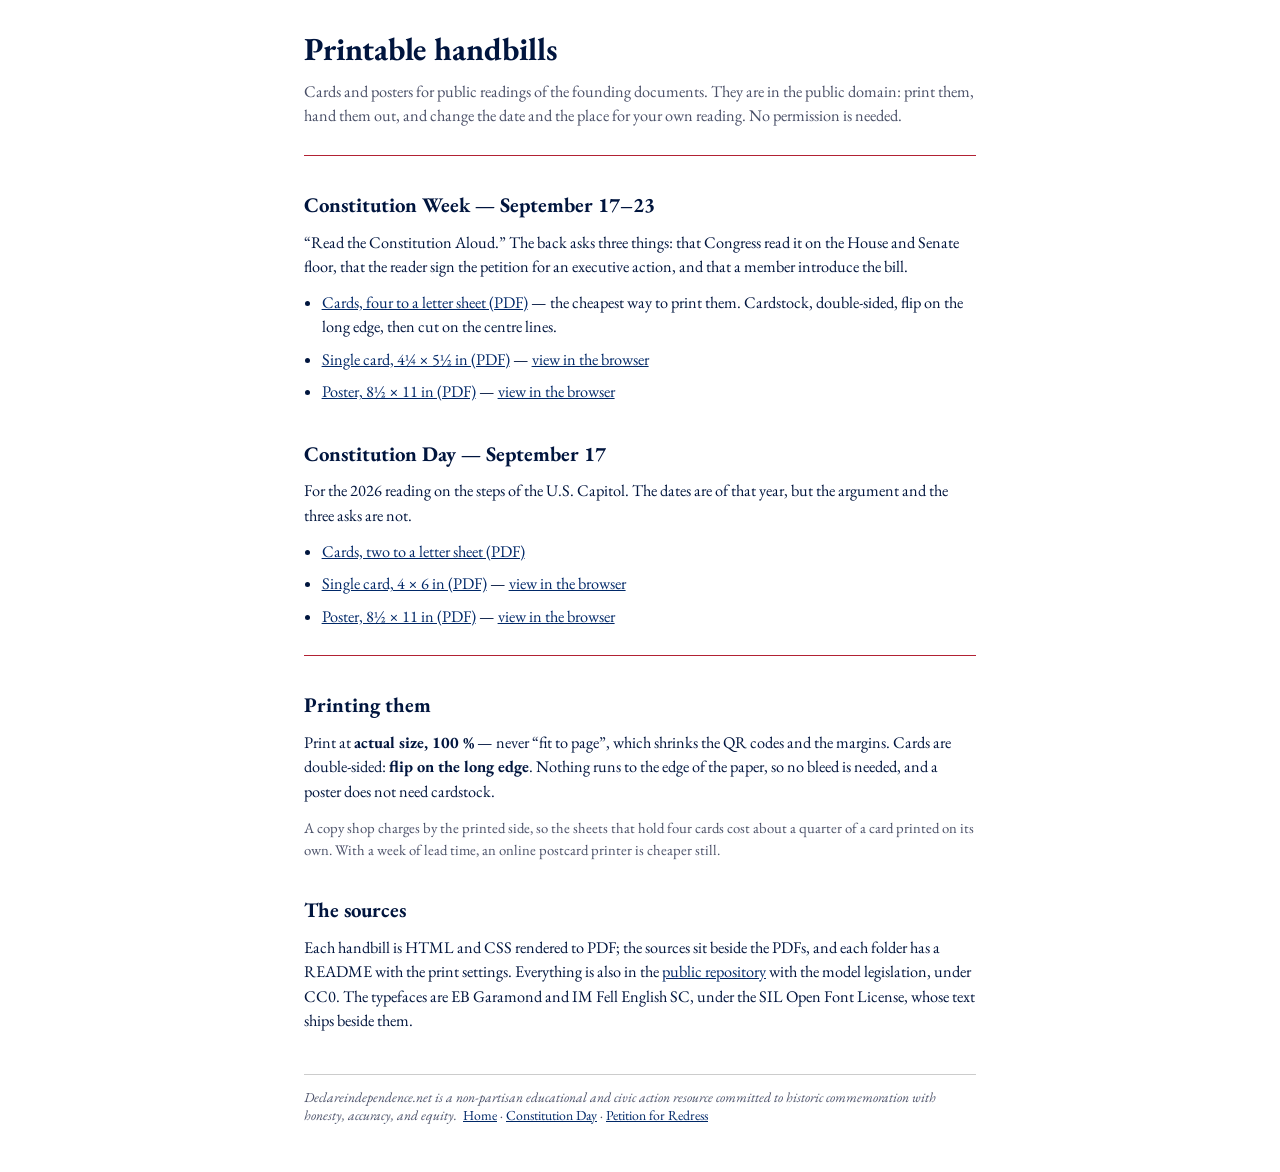
<file: print/index.html>
<!doctype html>
<html lang="en" class="page-index">
<head>
<meta charset="utf-8">
<meta name="viewport" content="width=device-width, initial-scale=1">
<title>Printable handbills — declareindependence.net</title>
<meta name="description" content="Print-ready handbills, cards and posters for public readings of the founding documents. Public domain: print them, hand them out, change the date and place.">
<link rel="stylesheet" href="constitution-day-2026/handbill.css">
<style>
  /* handbill.css greys the page for the printable sheets; this is a web page. */
  html.page-index body { background: #fff; color: var(--navy); padding: 0 16px; }
  main { max-width: 42rem; margin: 0 auto; padding: 2rem 0 3rem; }
  h1 { font-size: 2rem; line-height: 1.1; }
  h2 { font-size: 1.3rem; margin-top: 2.2rem; }
  p, li { font-size: 1.02rem; line-height: 1.5; }
  p { margin-top: 0.8rem; }
  .lede { color: var(--ink-muted); }
  ul { margin: 0.7rem 0 0 1.1rem; }
  li { margin-bottom: 0.5rem; }
  a { color: var(--navy-soft); }
  .rule { border-top: 0.8pt solid var(--red); margin: 1.6rem 0 0; }
  .note { font-size: 0.92rem; color: var(--ink-muted); }
  footer { margin-top: 2.5rem; padding-top: 0.8rem; border-top: 1px solid #ccc; font-size: 0.86rem; color: var(--ink-muted); font-style: italic; }
  footer a { font-style: normal; }
</style>
</head>
<body>
<main>
  <h1>Printable handbills</h1>
  <p class="lede">Cards and posters for public readings of the founding documents. They are in the
  public domain: print them, hand them out, and change the date and the place for your own reading.
  No permission is needed.</p>

  <div class="rule"></div>

  <h2>Constitution Week — September 17–23</h2>
  <p>&ldquo;Read the Constitution Aloud.&rdquo; The back asks three things: that Congress read it on the
  House and Senate floor, that the reader sign the petition for an executive action, and that a member
  introduce the bill.</p>
  <ul>
    <li><a href="constitution-week-2027/cards-4up-letter.pdf">Cards, four to a letter sheet (PDF)</a>
      — the cheapest way to print them. Cardstock, double-sided, flip on the long edge, then cut on the centre lines.</li>
    <li><a href="constitution-week-2027/card-quarter-letter.pdf">Single card, 4¼ × 5½ in (PDF)</a>
      — <a href="constitution-week-2027/card-quarter-letter">view in the browser</a></li>
    <li><a href="constitution-week-2027/poster-letter.pdf">Poster, 8½ × 11 in (PDF)</a>
      — <a href="constitution-week-2027/poster-letter">view in the browser</a></li>
  </ul>

  <h2>Constitution Day — September 17</h2>
  <p>For the 2026 reading on the steps of the U.S. Capitol. The dates are of that year, but the
  argument and the three asks are not.</p>
  <ul>
    <li><a href="constitution-day-2026/cards-2up-letter.pdf">Cards, two to a letter sheet (PDF)</a></li>
    <li><a href="constitution-day-2026/card-4x6.pdf">Single card, 4 × 6 in (PDF)</a>
      — <a href="constitution-day-2026/card-4x6">view in the browser</a></li>
    <li><a href="constitution-day-2026/poster-letter.pdf">Poster, 8½ × 11 in (PDF)</a>
      — <a href="constitution-day-2026/poster-letter">view in the browser</a></li>
  </ul>

  <div class="rule"></div>

  <h2>Printing them</h2>
  <p>Print at <strong>actual size, 100 %</strong> — never &ldquo;fit to page&rdquo;, which shrinks the
  QR codes and the margins. Cards are double-sided: <strong>flip on the long edge</strong>. Nothing runs
  to the edge of the paper, so no bleed is needed, and a poster does not need cardstock.</p>
  <p class="note">A copy shop charges by the printed side, so the sheets that hold four cards cost about a
  quarter of a card printed on its own. With a week of lead time, an online postcard printer is cheaper still.</p>

  <h2>The sources</h2>
  <p>Each handbill is HTML and CSS rendered to PDF; the sources sit beside the PDFs, and each folder has a
  README with the print settings. Everything is also in the
  <a href="https://github.com/jaredscribe/public-readings-of-the-founding-documents-act">public repository</a>
  with the model legislation, under CC0. The typefaces are EB Garamond and IM Fell English SC, under the
  SIL Open Font License, whose text ships beside them.</p>

  <footer>
    Declareindependence.net is a non-partisan educational and civic action resource committed to historic
    commemoration with honesty, accuracy, and equity. &nbsp;<a href="/">Home</a> ·
    <a href="/constitution-day">Constitution Day</a> · <a href="/how-to-petition">Petition for Redress</a>
  </footer>
</main>
</body>
</html>
</file>
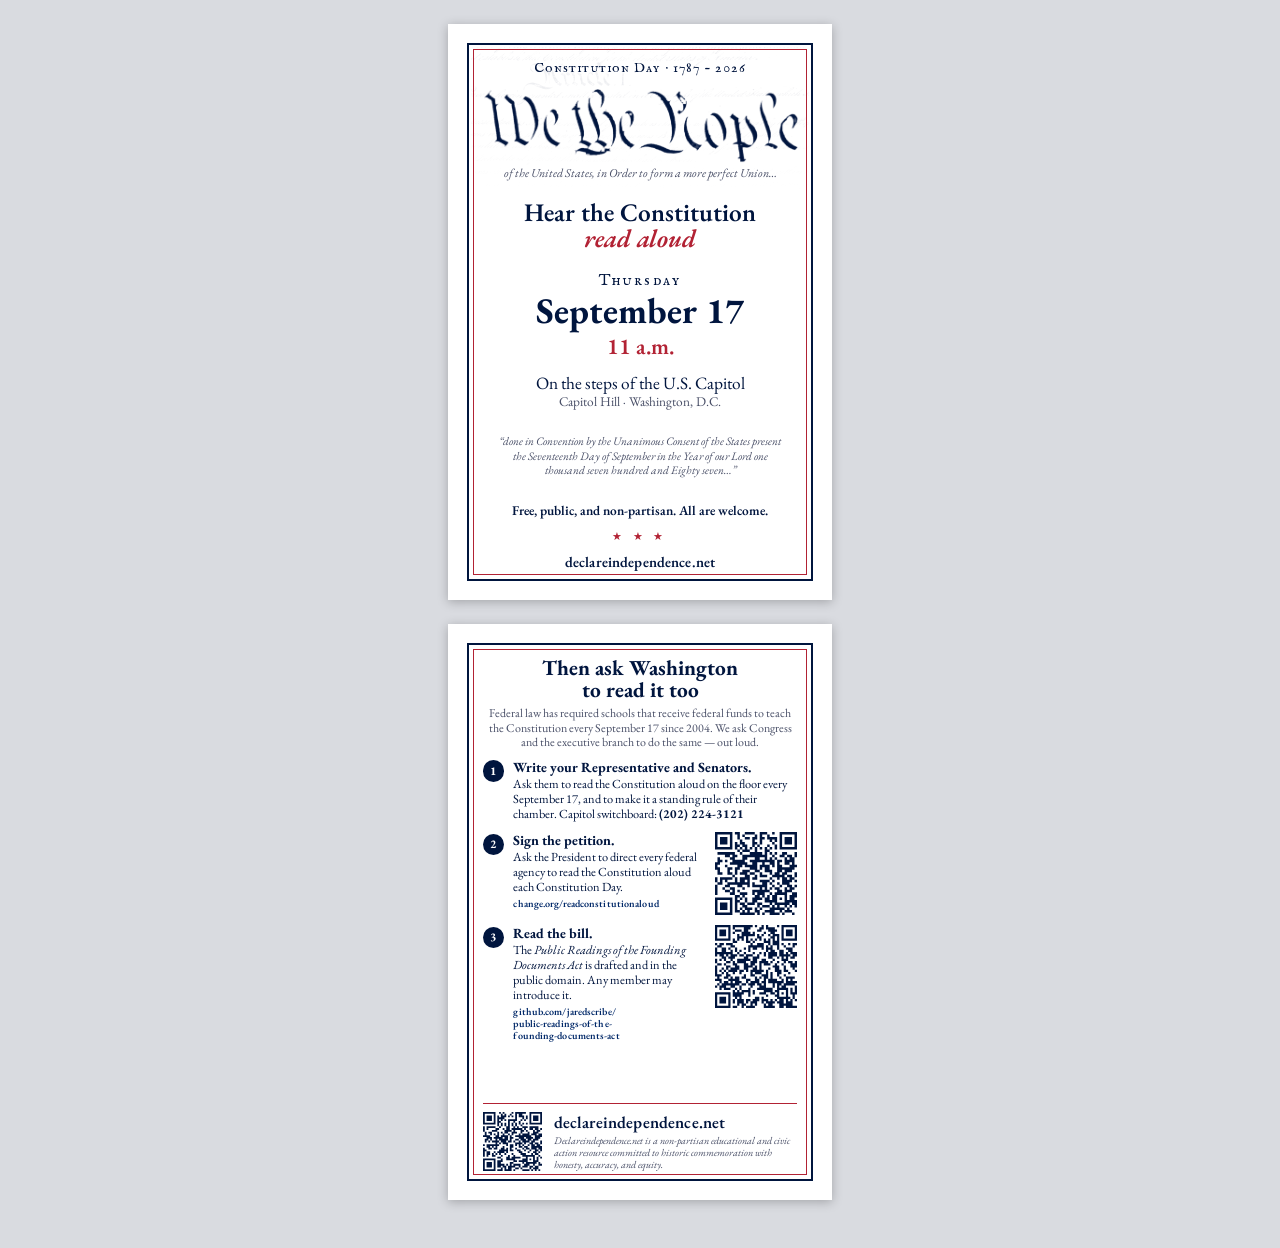
<file: print/constitution-day-2026/card-4x6.html>
<!doctype html>
<html lang="en">
<head>
<meta charset="utf-8">
<title>Constitution Day Card</title>
<link rel="stylesheet" href="handbill.css">
<style>
  @page { size: 4in 6in; margin: 0; }
  .page { width: 4in; height: 6in; }
  .frame { inset: 0.2in; }
  .content { inset: 0.34in 0.36in 0.3in; }
  .texture { height: 1.6in; left: 0.24in; right: 0.24in; }
  .texture.top { top: 0.24in; }
  .texture.bottom { bottom: 0.2in; }

  /* front */
  .kicker { font-size: 10.5pt; text-align: center; margin-top: 0.02in; }
  .front .wtp { margin: 0.12in auto 0.02in; width: 3.3in; }
  .preamble { font-size: 9pt; text-align: center; color: var(--ink-muted); }
  .hear { font-size: 19pt; line-height: 1.02; text-align: center; font-weight: 600; margin-top: 0.2in; }
  .hear em { color: var(--red); }
  .when { margin-top: 0.2in; text-align: center; }
  .when .day { font-size: 12pt; letter-spacing: 0.14em; }
  .when .date { font-size: 27pt; font-weight: 700; line-height: 1; margin: 0.02in 0; }
  .when .time { font-size: 17pt; font-weight: 600; color: var(--red); }
  .where { text-align: center; margin-top: 0.14in; font-size: 13pt; line-height: 1.15; }
  .where small { display: block; font-size: 10pt; color: var(--ink-muted); }
  .attest { font-size: 8.6pt; line-height: 1.25; text-align: center; color: var(--ink-muted); margin: auto 0.12in 0; }
  .welcome { font-size: 10pt; text-align: center; margin-top: auto; font-weight: 600; }
  .front .foot { text-align: center; margin-top: 0.06in; font-size: 11pt; }
  .front .stars { font-size: 8pt; margin: 0.1in 0 0.04in; }

  /* back */
  .back h2 { font-size: 16pt; text-align: center; font-weight: 700; line-height: 1.05; }
  .back .sub { font-size: 9pt; text-align: center; color: var(--ink-muted); margin: 0.05in 0 0.1in; line-height: 1.2; }
  .ask { display: flex; gap: 0.1in; align-items: flex-start; margin-bottom: 0.11in; }
  .ask .num { width: 16pt; height: 16pt; font-size: 9pt; margin-top: 1pt; }
  .ask .body { flex: 1; font-size: 9.3pt; line-height: 1.2; }
  .ask .body b { font-size: 10.5pt; display: block; margin-bottom: 1pt; }
  .ask .body .url { font-size: 7.6pt; color: var(--navy-soft); display: block; margin-top: 2pt; }
  .ask .qr { width: 0.86in; flex: none; }
  .phone { font-weight: 700; white-space: nowrap; }
  .footrow { margin-top: auto; display: flex; gap: 0.12in; align-items: center; border-top: 0.6pt solid var(--red); padding-top: 0.08in; }
  .footrow .qr { width: 0.62in; flex: none; }
  .back .foot { font-size: 12.5pt; }
  .back .mission { font-size: 7.6pt; line-height: 1.2; text-align: left; margin-top: 1pt; }
</style>
</head>
<body>

<!-- FRONT -->
<section class="page front">
  <div class="texture top"></div>
  <div class="frame"></div>
  <div class="content">
    <div class="kicker smallcaps">Constitution Day · 1787 – 2026</div>
    <img class="wtp" src="assets/we-the-people.png" alt="We the People, in the engrossed hand of the 1787 Constitution">
    <div class="preamble italic">of the United States, in Order to form a more perfect Union…</div>

    <div class="hear">Hear the Constitution<br><em>read aloud</em></div>

    <div class="when">
      <div class="day smallcaps">Thursday</div>
      <div class="date">September 17</div>
      <div class="time">11 a.m.</div>
    </div>

    <div class="where">
      On the steps of the U.S. Capitol
      <small>Capitol Hill · Washington, D.C.</small>
    </div>

    <div class="attest italic">“done in Convention by the Unanimous Consent of the States present the Seventeenth Day of September in the Year of our Lord one thousand seven hundred and Eighty seven…”</div>

    <div class="welcome">Free, public, and non-partisan. All are welcome.</div>
    <div class="stars">★ ★ ★</div>
    <div class="foot url">declareindependence.net</div>
  </div>
</section>

<!-- BACK -->
<section class="page back">
  <div class="frame"></div>
  <div class="content">
    <h2>Then ask Washington<br>to read it too</h2>
    <p class="sub">Federal law has required schools that receive federal funds to teach the Constitution every September&nbsp;17 since 2004. We ask Congress and the executive branch to do the same&nbsp;— out loud.</p>

    <div class="ask">
      <span class="num">1</span>
      <div class="body">
        <b>Write your Representative and Senators.</b>
        Ask them to read the Constitution aloud on the floor every September&nbsp;17, and to make it a standing rule of their chamber.
        Capitol switchboard: <span class="phone">(202) 224-3121</span>
      </div>
    </div>

    <div class="ask">
      <span class="num">2</span>
      <div class="body">
        <b>Sign the petition.</b>
        Ask the President to direct every federal agency to read the Constitution aloud each Constitution Day.
        <span class="url">change.org/readconstitutionaloud</span>
      </div>
      <span class="qr"><img src="assets/qr-petition.svg" alt=""></span>
    </div>

    <div class="ask">
      <span class="num">3</span>
      <div class="body">
        <b>Read the bill.</b>
        The <i>Public Readings of the Founding Documents Act</i> is drafted and in the public domain. Any member may introduce it.
        <span class="url">github.com/jaredscribe/<br>public-readings-of-the-<br>founding-documents-act</span>
      </div>
      <span class="qr"><img src="assets/qr-repo.svg" alt=""></span>
    </div>

    <div class="footrow">
      <span class="qr"><img src="assets/qr-site.svg" alt=""></span>
      <div>
        <div class="foot url">declareindependence.net</div>
        <p class="mission">Declareindependence.net is a non-partisan educational and civic action resource committed to historic commemoration with honesty, accuracy, and equity.</p>
      </div>
    </div>
  </div>
</section>

<script>
  /* ?side=front or ?side=back shows one side only, for cards-2up-letter.html */
  const side = new URLSearchParams(location.search).get("side");
  if (side) document.querySelectorAll(".page:not(." + side + ")").forEach(el => el.remove());
  if (side) document.documentElement.classList.add("embedded");
</script>
</body>
</html>
</file>
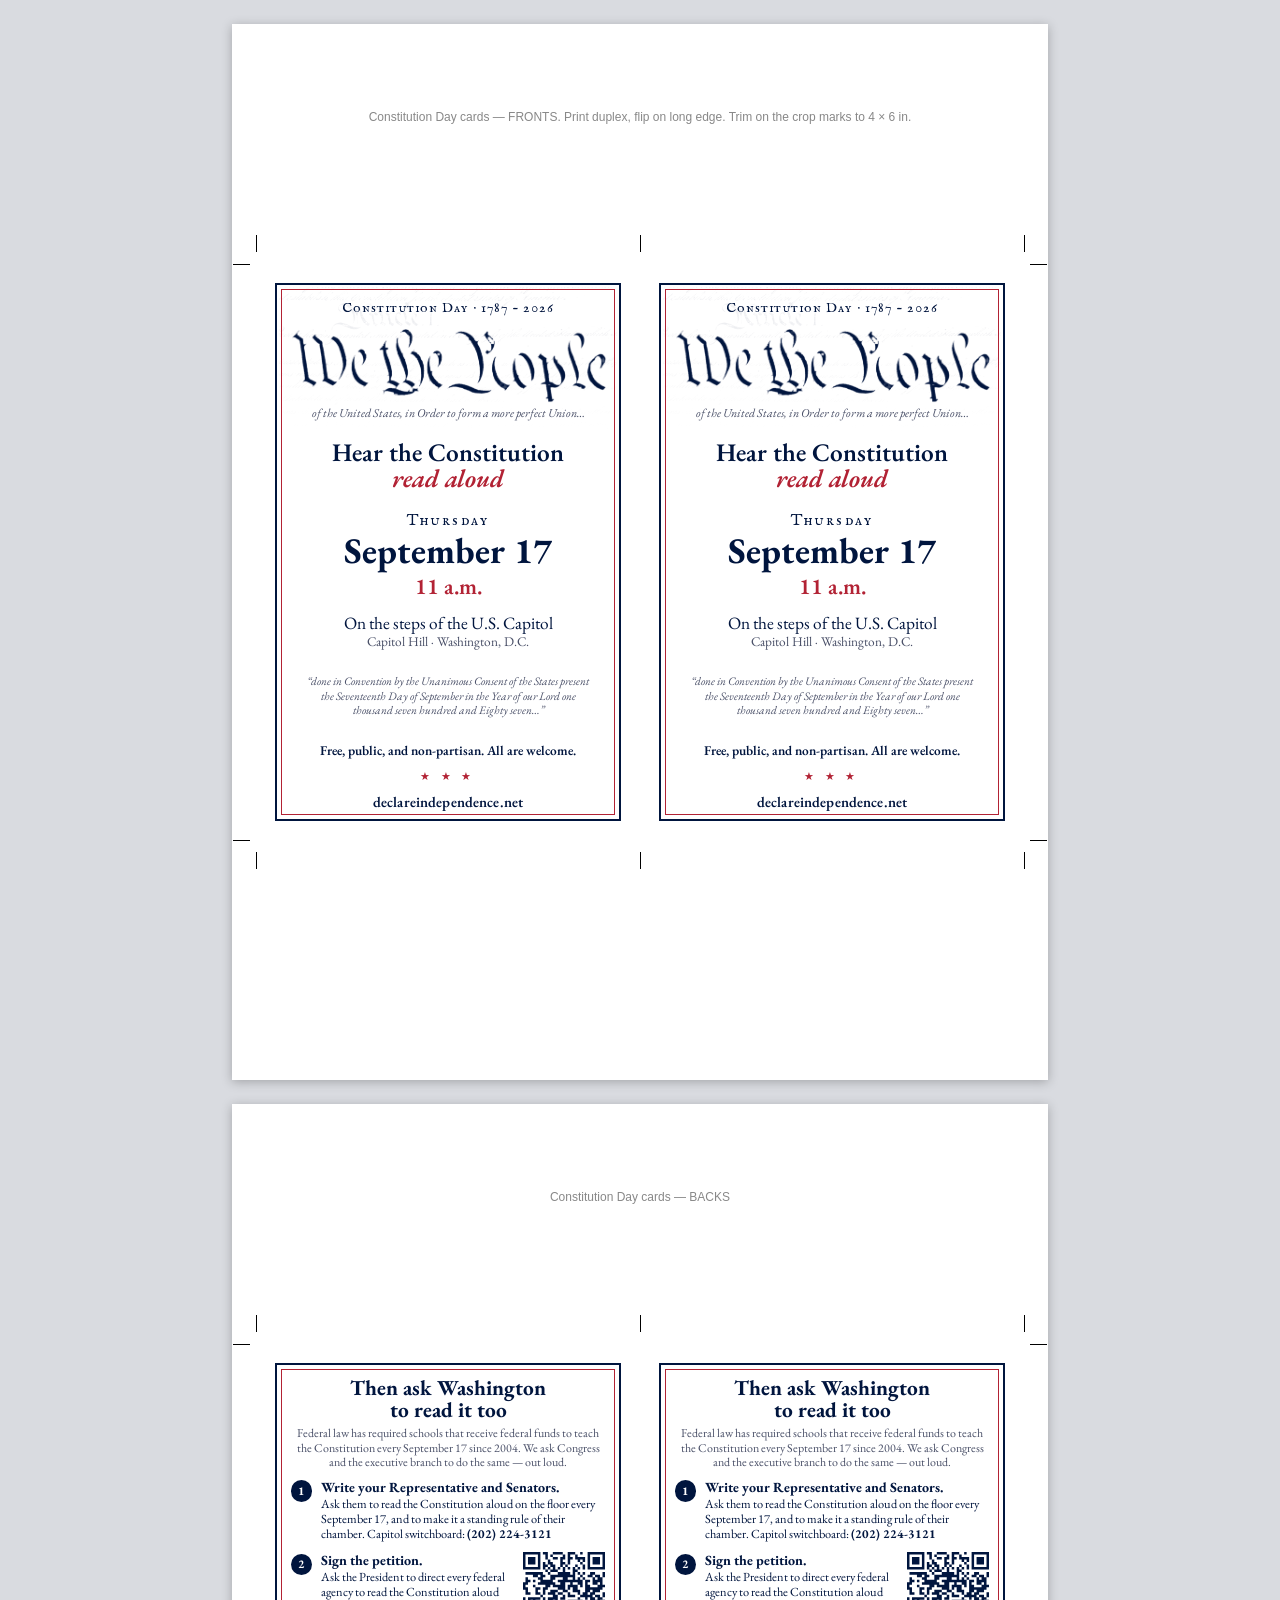
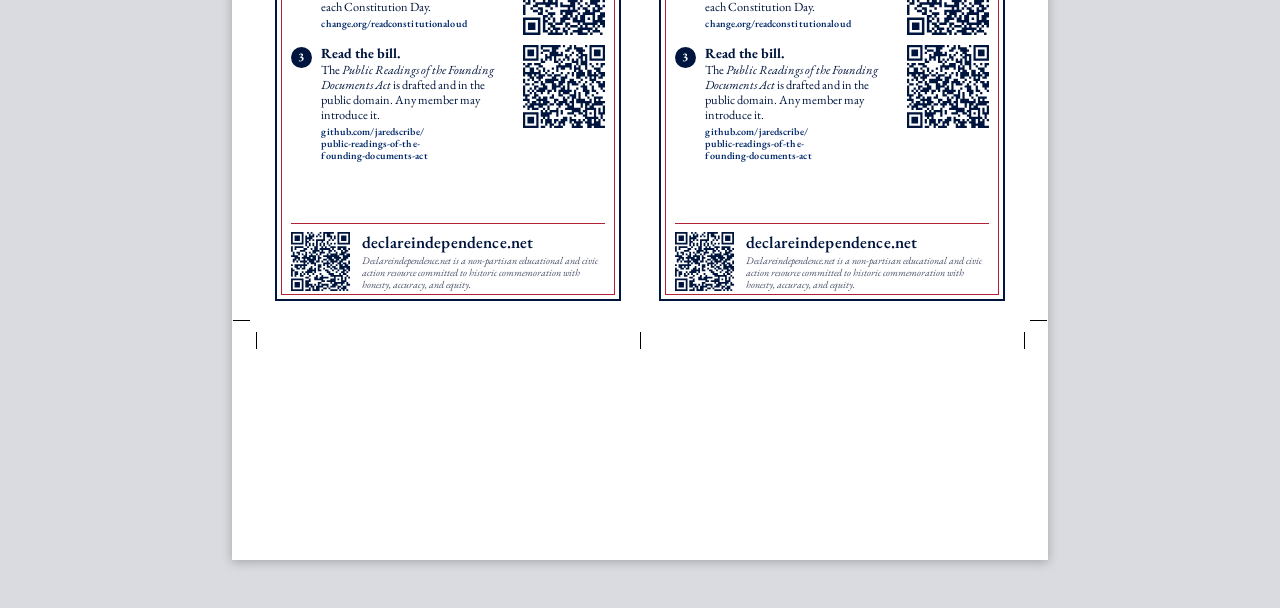
<file: print/constitution-day-2026/cards-2up-letter.html>
<!doctype html>
<html lang="en">
<head>
<meta charset="utf-8">
<title>Constitution Day Cards 2-up</title>
<style>
  /* Two 4x6 cards per letter sheet, fronts on page 1, backs on page 2.
     Both cards on a sheet are identical, so a long-edge duplex flip lines
     each back up behind a front with no mirroring. Trim on the crop marks. */
  @page { size: letter; margin: 0; }
  * { margin: 0; padding: 0; box-sizing: border-box; }
  body { background: #fff; }
  .sheet { position: relative; width: 8.5in; height: 11in; page-break-after: always; overflow: hidden; }
  .sheet:last-child { page-break-after: auto; }
  iframe { position: absolute; top: 2.5in; width: 4in; height: 6in; border: 0; }
  .l { left: 0.25in; } .r { left: 4.25in; }
  .mark { position: absolute; background: #000; }
  .h { height: 0.4pt; width: 0.18in; }
  .v { width: 0.4pt; height: 0.18in; }
  @media screen {
    body { background: #d9dbe0; padding: 24px 0; }
    .sheet { margin: 0 auto 24px; background: #fff; box-shadow: 0 2px 10px rgb(0 0 0 / 0.25); }
  }
  .label { position: absolute; left: 0; right: 0; top: 0.9in; text-align: center; font: 9pt sans-serif; color: #888; }
</style>
</head>
<body>
<div class="sheet">
  <div class="label">Constitution Day cards — FRONTS. Print duplex, flip on long edge. Trim on the crop marks to 4 × 6 in.</div>
  <iframe class="l" src="card-4x6.html?side=front"></iframe>
  <iframe class="r" src="card-4x6.html?side=front"></iframe>
</div>
<div class="sheet">
  <div class="label">Constitution Day cards — BACKS</div>
  <iframe class="l" src="card-4x6.html?side=back"></iframe>
  <iframe class="r" src="card-4x6.html?side=back"></iframe>
</div>
<script>
  // Crop marks outside the trim: verticals at 0.25, 4.25, 8.25in; horizontals at 2.5, 8.5in.
  for (const sheet of document.querySelectorAll(".sheet")) {
    for (const x of [0.25, 4.25, 8.25]) for (const y of [2.5, 8.5]) {
      const v = document.createElement("div"); v.className = "mark v";
      v.style.left = x + "in"; v.style.top = (y < 5 ? y - 0.3 : y + 0.12) + "in"; sheet.append(v);
    }
    for (const y of [2.5, 8.5]) for (const x of [0.25, 8.25]) {
      const h = document.createElement("div"); h.className = "mark h";
      h.style.top = y + "in"; h.style.left = (x < 4 ? x - 0.24 : x + 0.06) + "in"; sheet.append(h);
    }
  }
</script>
</body>
</html>
</file>
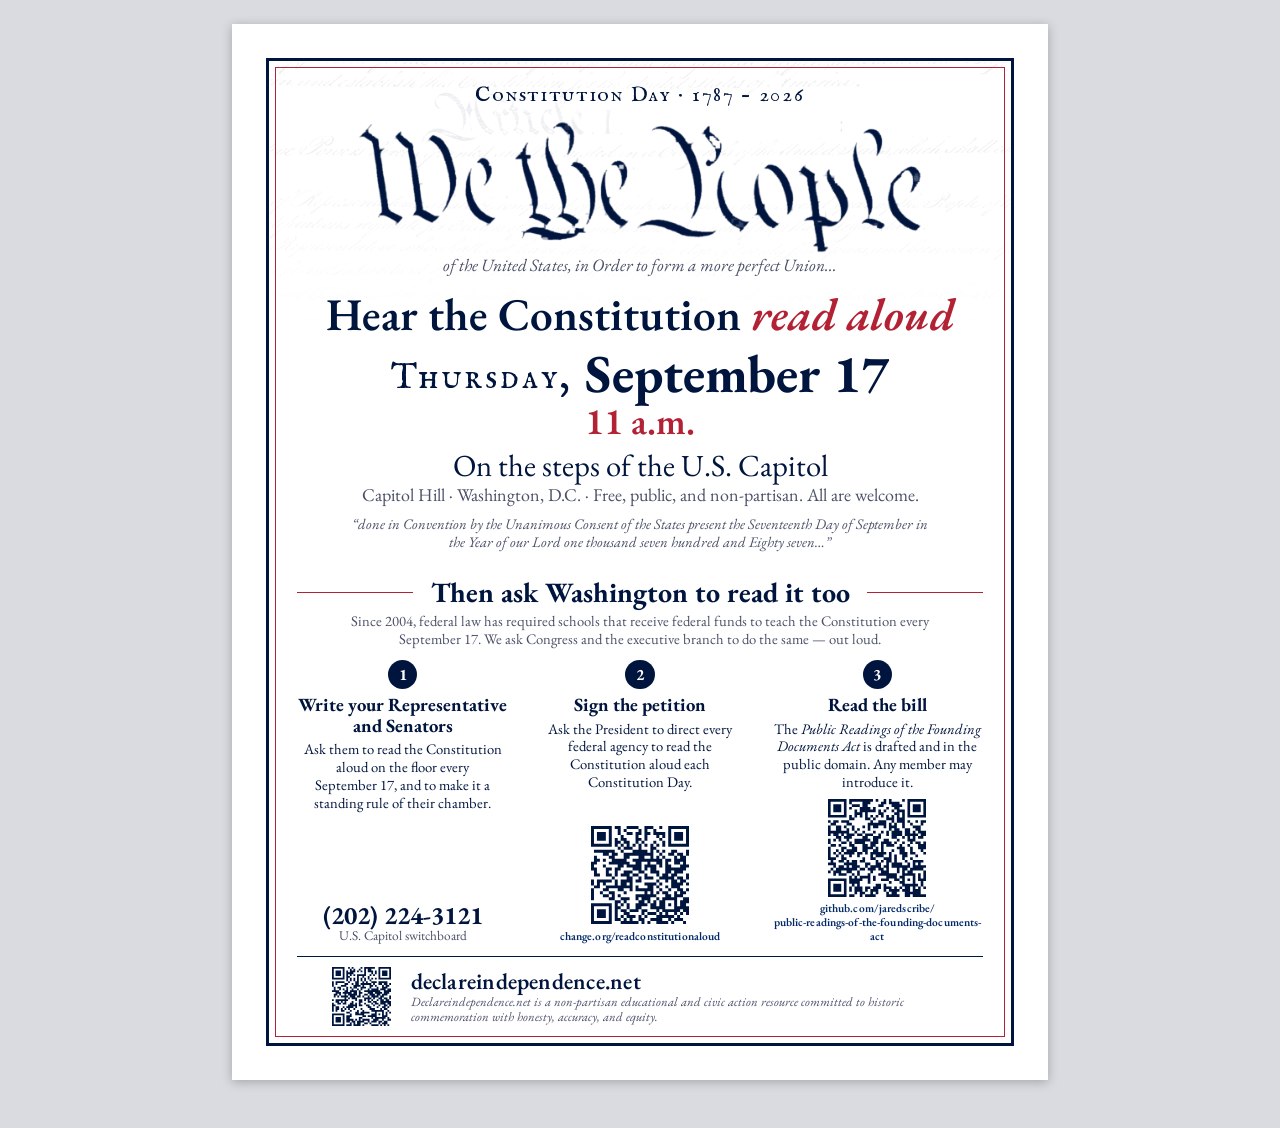
<file: print/constitution-day-2026/poster-letter.html>
<!doctype html>
<html lang="en">
<head>
<meta charset="utf-8">
<title>Constitution Day Poster</title>
<link rel="stylesheet" href="handbill.css">
<style>
  @page { size: letter; margin: 0; }
  .page { width: 8.5in; height: 11in; }
  .frame { inset: 0.35in; border-width: 2.4pt; }
  .frame::after { inset: 5pt; border-width: 0.9pt; }
  .content { inset: 0.6in 0.68in 0.56in; }
  .texture { height: 3in; left: 0.4in; right: 0.4in; }
  .texture.top { top: 0.4in; }

  .kicker { font-size: 16pt; text-align: center; }
  .wtp { width: 5.9in !important; margin: 0.12in auto 0; }
  .preamble { font-size: 13pt; text-align: center; color: var(--ink-muted); }
  .hear { font-size: 34pt; line-height: 1; text-align: center; font-weight: 600; margin-top: 0.16in; white-space: nowrap; }
  .hear em { color: var(--red); }
  .when { text-align: center; margin-top: 0.1in; line-height: 1; }
  .when .date { font-size: 40pt; font-weight: 700; }
  .when .date .day { font-family: "IM Fell English SC", serif; font-weight: 400; font-size: 27pt; letter-spacing: 0.08em; vertical-align: 0.12em; }
  .when .time { font-size: 28pt; font-weight: 600; color: var(--red); margin-top: 0.02in; }
  .where { text-align: center; font-size: 23pt; margin-top: 0.1in; line-height: 1.1; }
  .where small { display: block; font-size: 13.5pt; color: var(--ink-muted); margin-top: 2pt; }
  .attest { font-size: 11pt; text-align: center; color: var(--ink-muted); margin: 0.1in 0.5in 0; line-height: 1.25; }

  .asks-head { margin-top: auto; display: flex; align-items: center; gap: 0.18in; }
  .asks-head .rule { flex: 1; border-top: 0.9pt solid var(--red); }
  .asks-head h2 { font-size: 21pt; font-weight: 700; white-space: nowrap; }
  .asks-sub { text-align: center; font-size: 11pt; color: var(--ink-muted); margin: 0.02in 0.3in 0.12in; line-height: 1.25; }

  .asks { display: grid; grid-template-columns: repeat(3, 1fr); gap: 0.28in; }
  .ask { display: flex; flex-direction: column; align-items: center; text-align: center; }
  .ask .num { width: 22pt; height: 22pt; font-size: 12pt; margin-bottom: 0.06in; }
  .ask b { font-size: 14pt; line-height: 1.1; }
  .ask p { font-size: 11pt; line-height: 1.22; margin-top: 0.04in; }
  .ask .qr { width: 1.02in; margin-top: auto; padding-top: 0.08in; }
  .ask .url { font-size: 8.6pt; color: var(--navy-soft); margin-top: 0.05in; line-height: 1.2; }
  .phone { display: block; font-size: 19pt; font-weight: 700; margin-top: auto; padding-top: 0.1in; line-height: 1.05; }
  .phone small { display: block; font-size: 10pt; font-weight: 400; color: var(--ink-muted); }

  .footrow { display: flex; align-items: center; justify-content: center; gap: 0.2in; margin-top: 0.14in; padding-top: 0.1in; border-top: 0.6pt solid var(--navy); }
  .footrow .qr { width: 0.62in; flex: none; }
  .foot { font-size: 17pt; line-height: 1.1; }
  .mission { font-size: 9.5pt; line-height: 1.2; text-align: left; margin-top: 0; max-width: 5.6in; }
</style>
</head>
<body>

<section class="page">
  <div class="texture top"></div>
  <div class="frame"></div>
  <div class="content">
    <div class="kicker smallcaps">Constitution Day · 1787 – 2026</div>
    <img class="wtp" src="assets/we-the-people.png" alt="We the People, in the engrossed hand of the 1787 Constitution">
    <div class="preamble italic">of the United States, in Order to form a more perfect Union…</div>

    <div class="hear">Hear the Constitution <em>read aloud</em></div>

    <div class="when">
      <div class="date"><span class="day">Thursday,</span> September 17</div>
      <div class="time">11 a.m.</div>
    </div>

    <div class="where">
      On the steps of the U.S. Capitol
      <small>Capitol Hill · Washington, D.C. · Free, public, and non-partisan. All are welcome.</small>
    </div>

    <div class="attest italic">“done in Convention by the Unanimous Consent of the States present the Seventeenth Day of September in the Year of our Lord one thousand seven hundred and Eighty seven…”</div>

    <div class="asks-head"><span class="rule"></span><h2>Then ask Washington to read it too</h2><span class="rule"></span></div>
    <p class="asks-sub">Since 2004, federal law has required schools that receive federal funds to teach the Constitution every September&nbsp;17. We ask Congress and the executive branch to do the same&nbsp;— out loud.</p>

    <div class="asks">
      <div class="ask">
        <span class="num">1</span>
        <b>Write your Representative and Senators</b>
        <p>Ask them to read the Constitution aloud on the floor every September&nbsp;17, and to make it a standing rule of their chamber.</p>
        <span class="phone">(202) 224-3121<small>U.S. Capitol switchboard</small></span>
      </div>
      <div class="ask">
        <span class="num">2</span>
        <b>Sign the petition</b>
        <p>Ask the President to direct every federal agency to read the Constitution aloud each Constitution Day.</p>
        <span class="qr"><img src="assets/qr-petition.svg" alt=""></span>
        <span class="url">change.org/readconstitutionaloud</span>
      </div>
      <div class="ask">
        <span class="num">3</span>
        <b>Read the bill</b>
        <p>The <i>Public Readings of the Founding Documents Act</i> is drafted and in the public domain. Any member may introduce it.</p>
        <span class="qr"><img src="assets/qr-repo.svg" alt=""></span>
        <span class="url">github.com/jaredscribe/<br>public-readings-of-the-founding-documents-act</span>
      </div>
    </div>

    <div class="footrow">
      <span class="qr"><img src="assets/qr-site.svg" alt=""></span>
      <div>
        <div class="foot url">declareindependence.net</div>
        <p class="mission italic">Declareindependence.net is a non-partisan educational and civic action resource committed to historic commemoration with honesty, accuracy, and equity.</p>
      </div>
    </div>
  </div>
</section>

</body>
</html>
</file>
<file: print/constitution-day-2026/handbill.css>
/* Shared print styles for the Constitution Day 2026 handbills.
   Colours are the site's MD3 primary navy plus flag red; the paper stays
   white, as the site's does, so nothing needs to print to the edge. */

/* Static instances of the variable font: Chromium embeds a variable font as
   Type 3, which some print RIPs render soft. */
@font-face { font-family: "EB Garamond"; src: url("assets/EBGaramond-400.ttf"); font-weight: 400; }
@font-face { font-family: "EB Garamond"; src: url("assets/EBGaramond-600.ttf"); font-weight: 600; }
@font-face { font-family: "EB Garamond"; src: url("assets/EBGaramond-700.ttf"); font-weight: 700; }
@font-face { font-family: "EB Garamond"; src: url("assets/EBGaramond-400Italic.ttf"); font-weight: 400; font-style: italic; }
@font-face { font-family: "EB Garamond"; src: url("assets/EBGaramond-600Italic.ttf"); font-weight: 600; font-style: italic; }
@font-face { font-family: "EB Garamond"; src: url("assets/EBGaramond-700Italic.ttf"); font-weight: 700; font-style: italic; }
@font-face { font-family: "IM Fell English SC"; src: url("assets/IMFellEnglishSC.ttf"); }

:root {
  --navy: rgb(0 21 62);
  --navy-soft: rgb(0 40 104);
  --red: #b22234;
  --ink-muted: #4a5068;
}

* { box-sizing: border-box; margin: 0; padding: 0; }
html, body { background: #fff; }
body {
  font-family: "EB Garamond", serif;
  color: var(--navy);
  -webkit-print-color-adjust: exact;
  print-color-adjust: exact;
}

.page {
  position: relative;
  overflow: hidden;
  page-break-after: always;
  break-after: page;
}
.page:last-child { page-break-after: auto; break-after: auto; }

/* Double rule frame: navy outer, red hairline inner — held inside the
   safe margin so a printer that cannot print to the edge loses nothing. */
.frame {
  position: absolute;
  border: 1.6pt solid var(--navy);
}
.frame::after {
  content: "";
  position: absolute;
  inset: 3pt;
  border: 0.6pt solid var(--red);
}

.texture {
  position: absolute;
  left: 0; right: 0;
  background: url("assets/preamble-texture.png") center / cover no-repeat;
  opacity: 0.07;
  pointer-events: none;
}
.texture.top    { -webkit-mask-image: linear-gradient(to bottom, #000 30%, transparent); }
.texture.bottom { -webkit-mask-image: linear-gradient(to top, #000 30%, transparent); }

.content { position: absolute; display: flex; flex-direction: column; }

.wtp { display: block; width: 100%; height: auto; }

.smallcaps {
  font-family: "IM Fell English SC", "EB Garamond", serif;
  letter-spacing: 0.08em;
}

.stars { color: var(--red); letter-spacing: 0.4em; text-align: center; }
.rule {
  height: 0; border: 0;
  border-top: 0.6pt solid var(--navy);
  position: relative;
}
.rule.red { border-top-color: var(--red); }

.center { text-align: center; }
.italic { font-style: italic; }

.qr { display: block; }
.qr img { display: block; width: 100%; height: auto; }

.mission { color: var(--ink-muted); font-style: italic; text-align: center; }
.url { font-weight: 600; letter-spacing: 0.01em; }
.num {
  display: inline-flex; align-items: center; justify-content: center;
  border-radius: 50%;
  background: var(--navy); color: #fff;
  font-weight: 700;
  flex: none;
}

/* On screen (the copies published on the website) show each page as a sheet
   on a grey desk. Print output is untouched. A card embedded in the 2-up sheet
   is marked .embedded and keeps its plain print look inside the iframe. */
@media screen {
  html:not(.embedded) body { background: #d9dbe0; padding: 24px 0; }
  html:not(.embedded) .page { margin: 0 auto 24px; background: #fff; box-shadow: 0 2px 10px rgb(0 0 0 / 0.25); }
}
</file>
